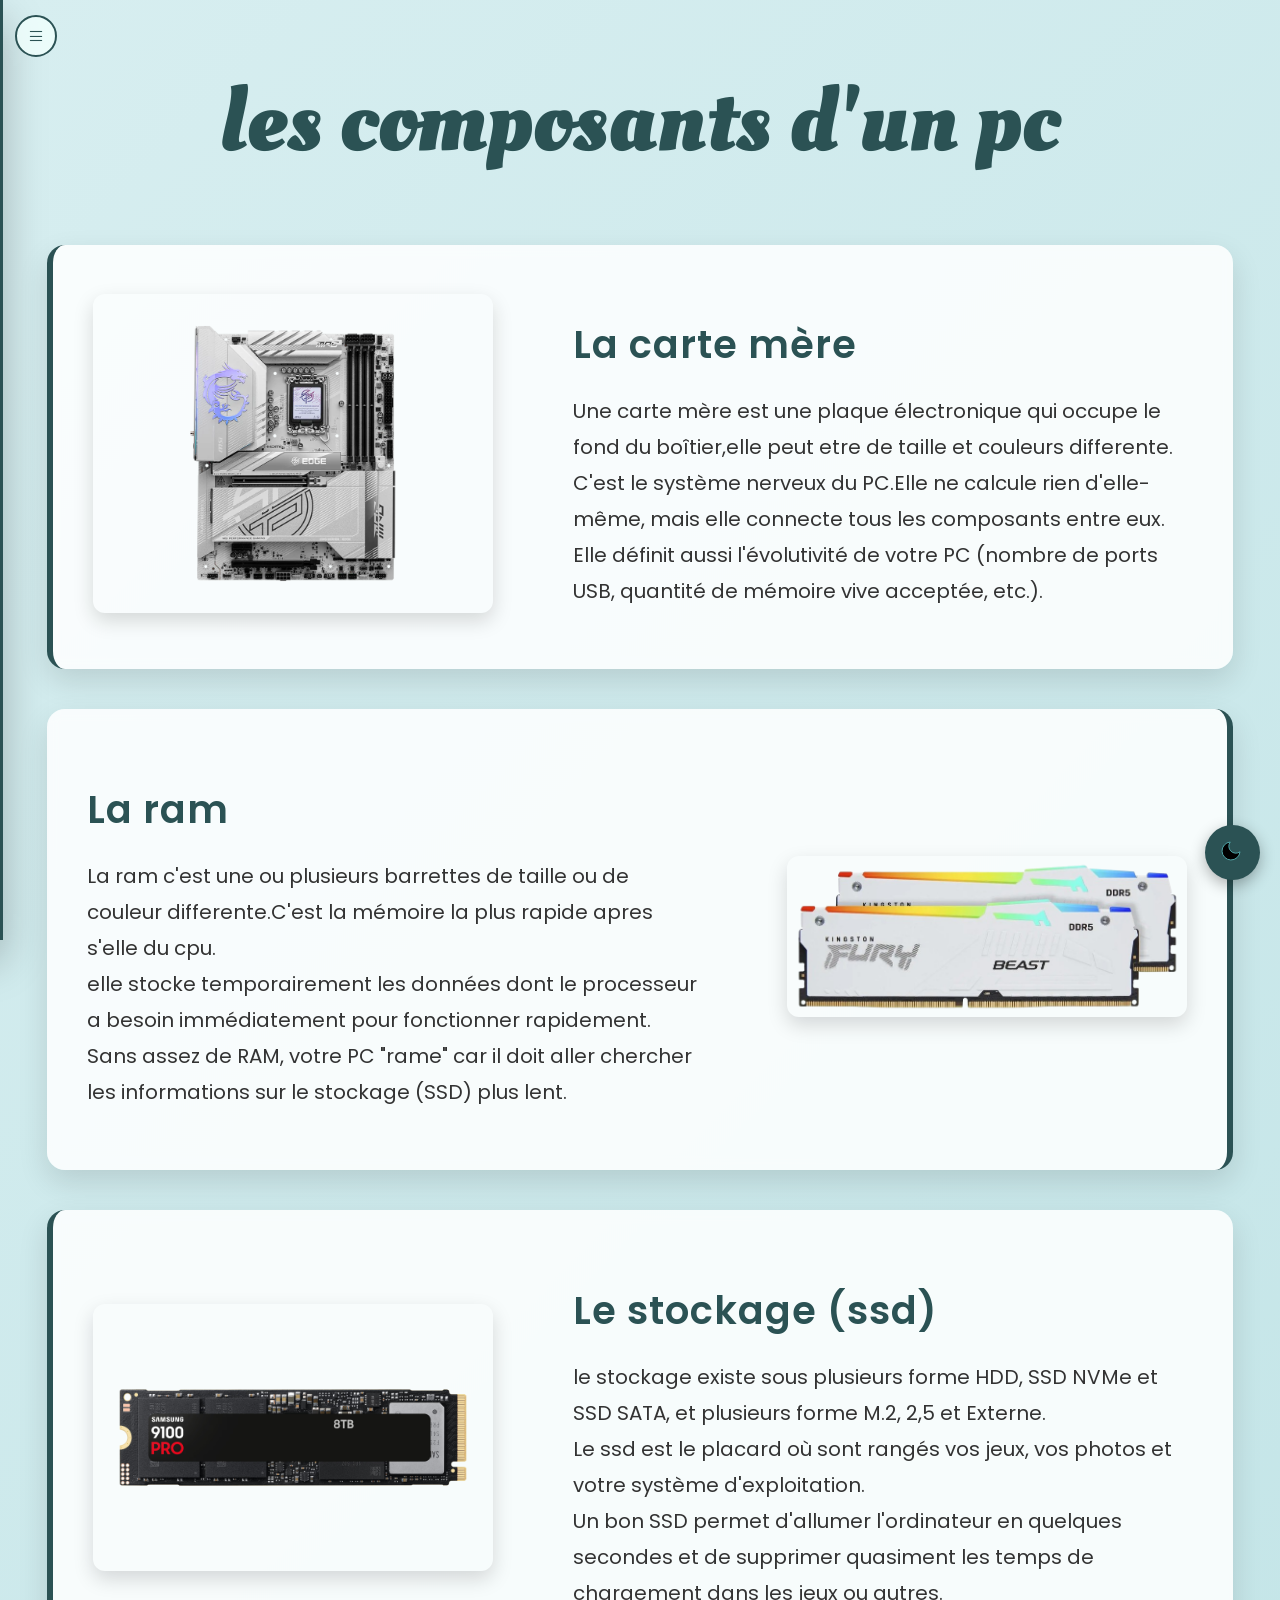
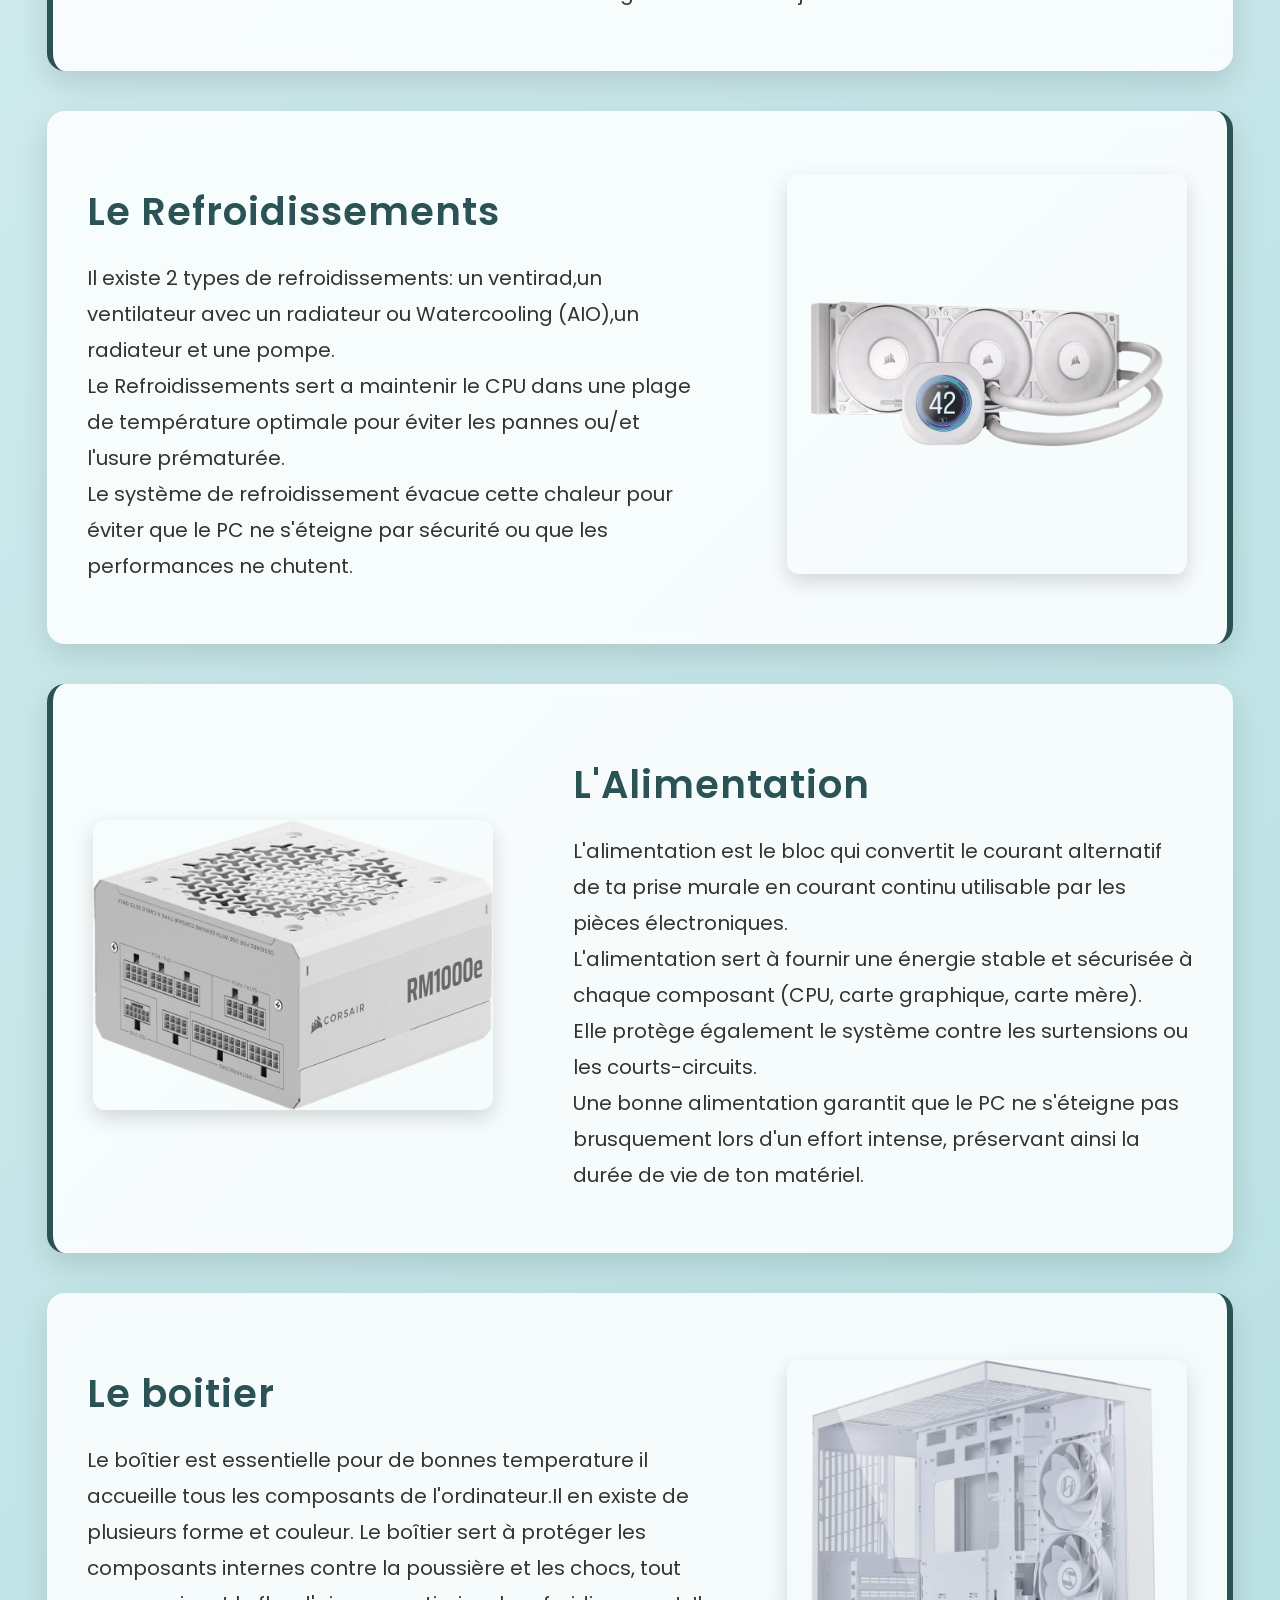
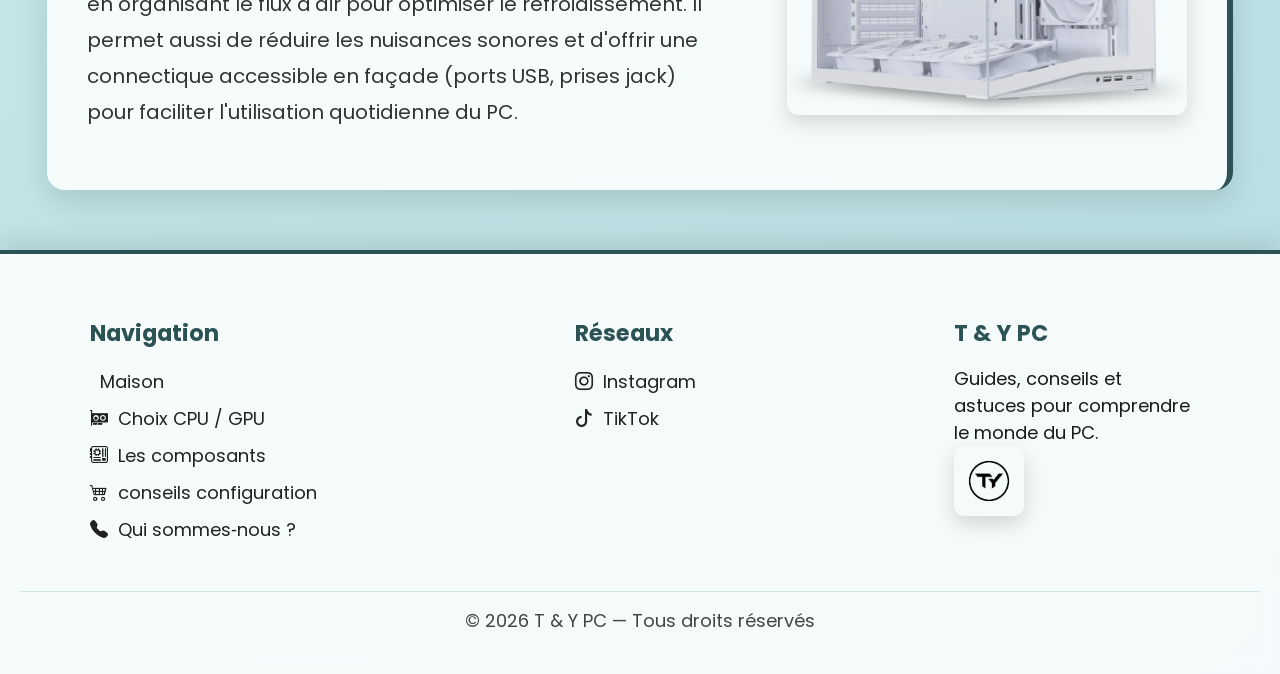
<file: Pc_Compo2.html>
<!DOCTYPE html>
<html lang="fr">
<head>
<meta charset="UTF-8">
<meta name="viewport" content="width=device-width, initial-scale=1.0">
<title>pc</title>
<link href="style3.css" rel="stylesheet">
<link rel="icon" type="image/png" href="images/onglet_logo.png">
<link rel="preconnect" href="https://fonts.googleapis.com">
<link rel="preconnect" href="https://fonts.gstatic.com" crossorigin>
<link href="https://fonts.googleapis.com/css2?family=Lobster&family=Oleo+Script+Swash+Caps:wght@400;700&display=swap" rel="stylesheet">
<link href="https://fonts.googleapis.com/css2?family=Poppins:wght@300;400;600&display=swap" rel="stylesheet">
<link rel="stylesheet" href="https://cdn.jsdelivr.net/npm/bootstrap-icons@1.11.0/font/bootstrap-icons.css"crossorigin="anonymous">
<link href="https://cdn.boxicons.com/3.0.8/fonts/basic/boxicons.min.css" rel="stylesheet">
</head>
<body>
<button id="themeBtn" class="theme-btn">
    <svg id="iconMoon" class="icon" stroke="var(--secondary)">
        <path d="M21 12.79A9 9 0 1 1 11.21 3 7 7 0 0 0 21 12.79z"/>
    </svg>

    <svg id="iconSun" class="icon" stroke="var(--primary)" style="display:none">
        <circle cx="12" cy="12" r="5"/>
        <path d="M12 1v2M12 21v2M4.22 4.22l1.42 1.42M18.36 18.36l1.42 1.42M1 12h2M21 12h2M4.22 19.78l1.42-1.42M18.36 5.64l1.42-1.42"/>
    </svg>
</button>
<input type="checkbox" id="close">
<label for="close" class="btn-show-nav" aria-label="Ouvrir le menu">
    <i class="bi bi-list"></i>
</label>
<nav>
    <label for="close" class="btn-hide-nav">
        <i class="bi bi-x-circle"></i>
    </label>

    <a href="index.html" class="nav-brand"><img src="images/onglet_logo.png"><strong>T & Y PC</strong></a>

    <h3>Menu</h3>
    <ul class="ul1">
        <li><a href="index.html"><i class="bx bx-home-alt"></i>Maison</a></li>
        <li><a href="Pc_Cpu-Gpu.html"><i class="bi bi-gpu-card"></i>Le choix CPU/GPU</a></li>
        <li><a href="Pc_Compo2.html"><i class="bi bi-motherboard"></i>Les composants</a></li>
        <li><a href="Pc_vente.html"><i class="bi bi-cart4"></i>conseils configuration</a></li>
        <li><a href="Pc_Qui_Somme_Nous.html"><i class="bi bi-telephone-fill"></i>Qui sommes‑nous ?</a></li>
    </ul>

    <h3>Follow us</h3>
    <ul>
        <li><a href="https://www.instagram.com/t_y.pc/"><i class="bi bi-instagram"></i> Instagram</a></li>
        <li><a href="https://www.tiktok.com/@trystan_pc"><i class="bi bi-tiktok"></i> TikTok</a></li>
    </ul>
</nav>
    <header>
    <h1 class="titre1"><strong>les composants d'un pc</strong></h1>
    </header>
<div class="wrapper">
    <div class="image-container" id="carte_mere">
        <img src="images/carte-mere.png" alt="Une carte mere">
    </div>
    <div class="intro">
        <h2>
            La carte mère
        </h2>
        <p>
            Une carte mère est une plaque électronique qui occupe le fond du boîtier,elle peut etre de taille et couleurs differente.<br>
            C'est le système nerveux du PC.Elle ne calcule rien d'elle-même, mais elle connecte tous les composants entre eux.<br>
            Elle définit aussi l'évolutivité de votre PC (nombre de ports USB, quantité de mémoire vive acceptée, etc.).
        </p>
    </div>
</div>
<div class="wrapper">
    <div class="image-container" id="Ram">
        <img src="images/ddr5.png" alt="2 barrettes de ram">
    </div>
    <div class="intro">
        <h2>
            La ram
        </h2>
        <p>
          La ram c'est une ou plusieurs barrettes de taille ou de couleur differente.C'est la mémoire la plus rapide apres s'elle du cpu.<br>
          elle stocke temporairement les données dont le processeur a besoin immédiatement pour fonctionner rapidement.<br>
          Sans assez de RAM, votre PC "rame" car il doit aller chercher les informations sur le stockage (SSD) plus lent.
        </p>
    </div>
</div>
<div class="wrapper">
    <div class="image-container" id="SSD">
        <img src="images/SSD_samsung.png" alt="un ssd">
    </div>
    <div class="intro">
        <h2>
            Le stockage (ssd)
        </h2>
        <p>
            le stockage existe sous plusieurs forme HDD, SSD NVMe et SSD SATA, et plusieurs forme M.2, 2,5 et Externe.<br>
            Le ssd est le placard où sont rangés vos jeux, vos photos et votre système d'exploitation.<br>
            Un bon SSD permet d'allumer l'ordinateur en quelques secondes et de supprimer quasiment les temps de chargement dans les jeux ou autres.
        </p>
    </div>
</div>
<div class="wrapper">
          <div class="image-container" id="watercooling">
        <img src="images/watercooling.png" alt="un watercooling">
    </div>
    <div class="intro">
        <h2>
            Le Refroidissements
        </h2>
        <p>
            Il existe 2 types de refroidissements: un ventirad,un ventilateur avec un radiateur ou Watercooling (AIO),un radiateur et une pompe.<br>
            Le Refroidissements sert a maintenir le CPU dans une plage de température optimale pour éviter les pannes ou/et l'usure prématurée.<br>
            Le système de refroidissement évacue cette chaleur pour éviter que le PC ne s'éteigne par sécurité ou que les performances ne chutent.
        </p>
    </div>
</div>
<div class="wrapper">
    <div class="image-container" id="alim">
        <img src="images/corsair_alim.png" alt="Une alimentation">
    </div>
    <div class="intro">
        <h2>
            L'Alimentation
        </h2>
        <p>
        L'alimentation est le bloc qui convertit le courant alternatif de ta prise murale en courant continu utilisable par les pièces électroniques.<br>
        L'alimentation sert à fournir une énergie stable et sécurisée à chaque composant (CPU, carte graphique, carte mère).<br>
        Elle protège également le système contre les surtensions ou les courts-circuits.<br>
        Une bonne alimentation garantit que le PC ne s'éteigne pas brusquement lors d'un effort intense, préservant ainsi la durée de vie de ton matériel.
        </p>
    </div>
</div>
<div class="wrapper" >
    <div class="image-container" id="Boitier">
        <img src="images/boitier.png" alt="Un boitier">
    </div>
    <div class="intro">
        <h2>
            Le boitier
        </h2>
        <p>
        Le boîtier est essentielle pour de bonnes temperature il accueille tous les composants de l'ordinateur.Il en existe de plusieurs forme et couleur.
        Le boîtier sert à protéger les composants internes contre la poussière et les chocs, tout en organisant le flux d'air pour optimiser le refroidissement.
        Il permet aussi de réduire les nuisances sonores et d'offrir une connectique accessible en façade (ports USB, prises jack) pour faciliter l'utilisation quotidienne du PC.  
        </p>
    </div>
</div>
<footer class="footer">
    <div class="footer-container">

        <div class="footer-section">
            <h3>Navigation</h3>
            <ul>
                <li><a href="index.html"><i class="bx bx-home-alt"></i>Maison</a></li>
                <li><a href="Pc_Cpu-Gpu.html"><i class="bi bi-gpu-card"></i>Choix CPU / GPU</a></li>
                <li><a href="Pc_Compo2.html"><i class="bi bi-motherboard"></i>Les composants</a></li>
                <li><a href="Pc_vente.html"><i class="bi bi-cart4"></i>conseils configuration</a></li>
                <li><a href="Pc_Qui_Somme_Nous.html"><i class="bi bi-telephone-fill"></i>Qui sommes‑nous ?</a></li>
            </ul>
        </div>

        <div class="footer-section">
            <h3>Réseaux</h3>
            <ul>
                <li><a href="https://www.instagram.com/t_y.pc/"><i class="bi bi-instagram"></i> Instagram</a></li>
                <li><a href="https://www.tiktok.com/@trystan_pc"><i class="bi bi-tiktok"></i> TikTok</a></li>
            </ul>
        </div>

      <div class="footer-section">
    <h3>T & Y PC</h3>
    <p>Guides, conseils et<br> astuces pour comprendre<br>le monde du PC.</p>
    <img src="images/Logo_T-Y.png" class="footer-logo">
</div>
    </div>

    <div class="footer-bottom">
        <p>© 2026 T & Y PC — Tous droits réservés</p>
    </div>
</footer>
<script src="script.js"></script>
</body>
</file>
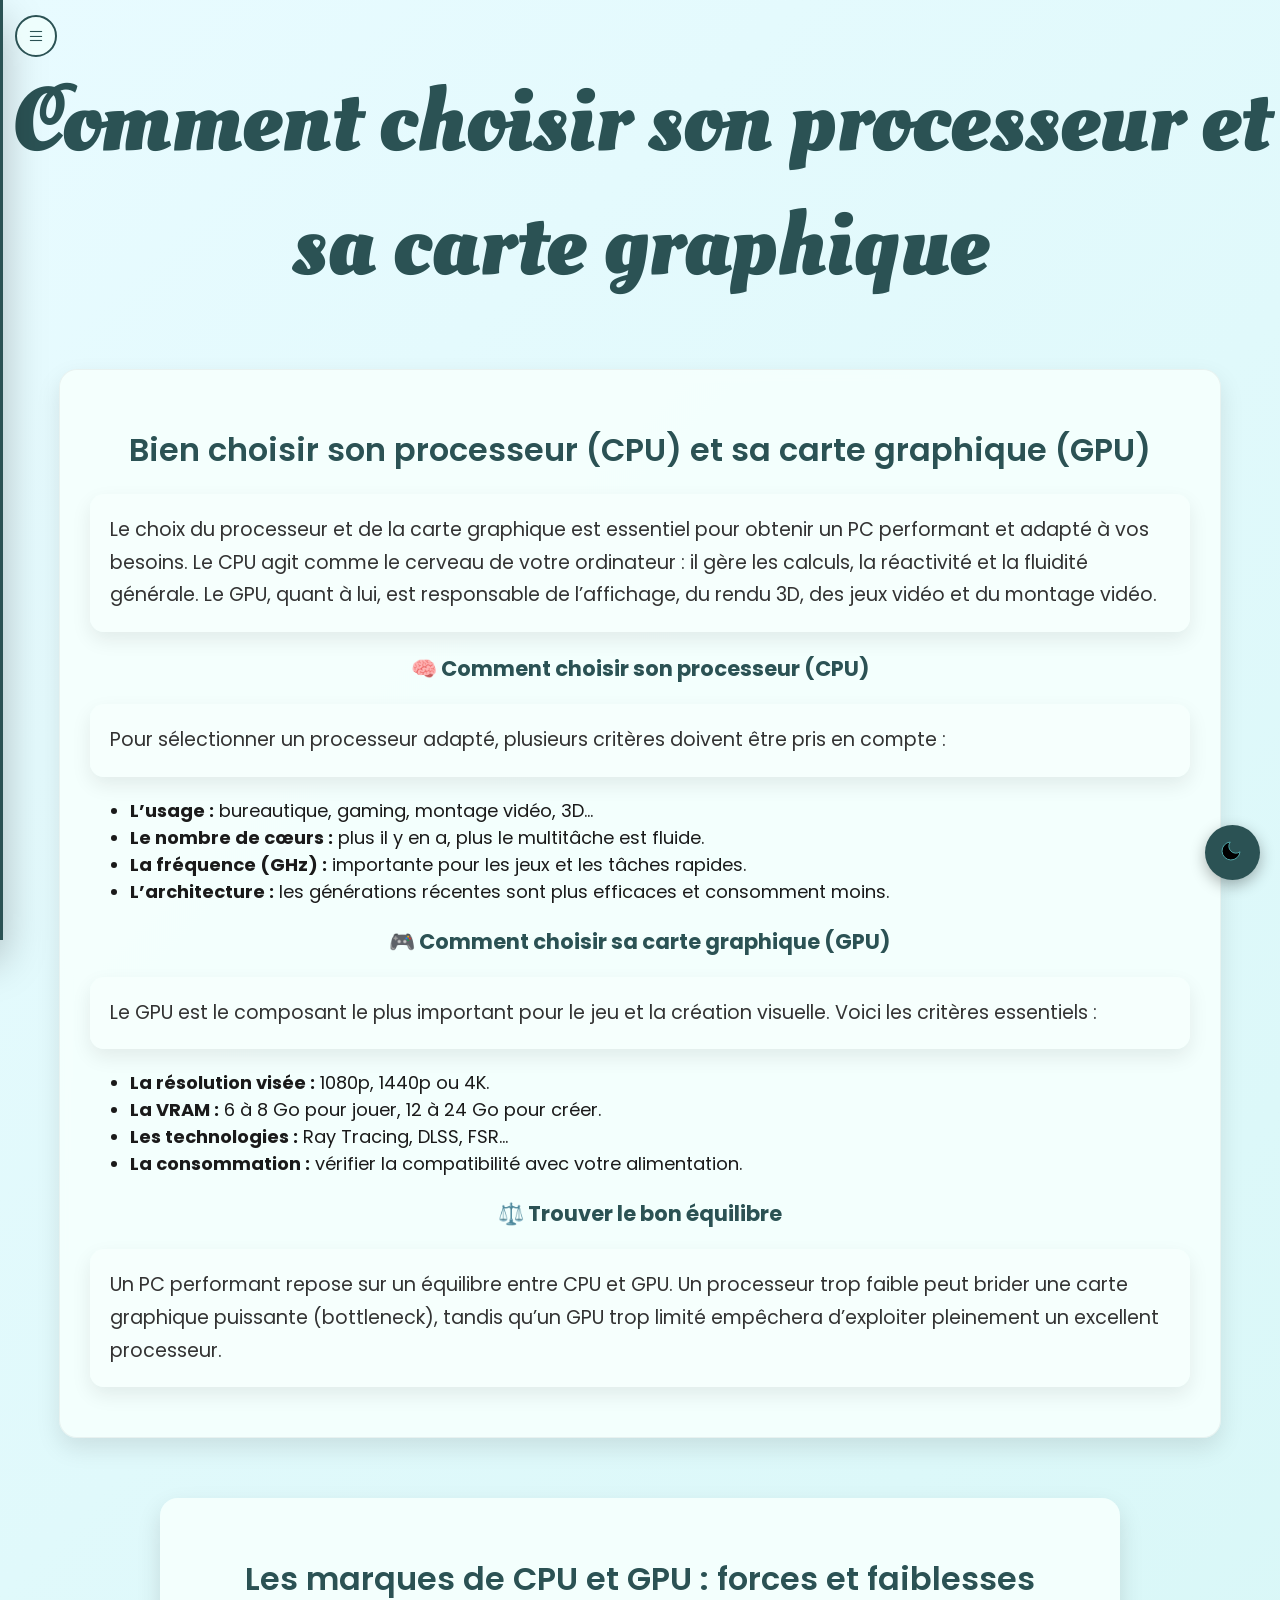
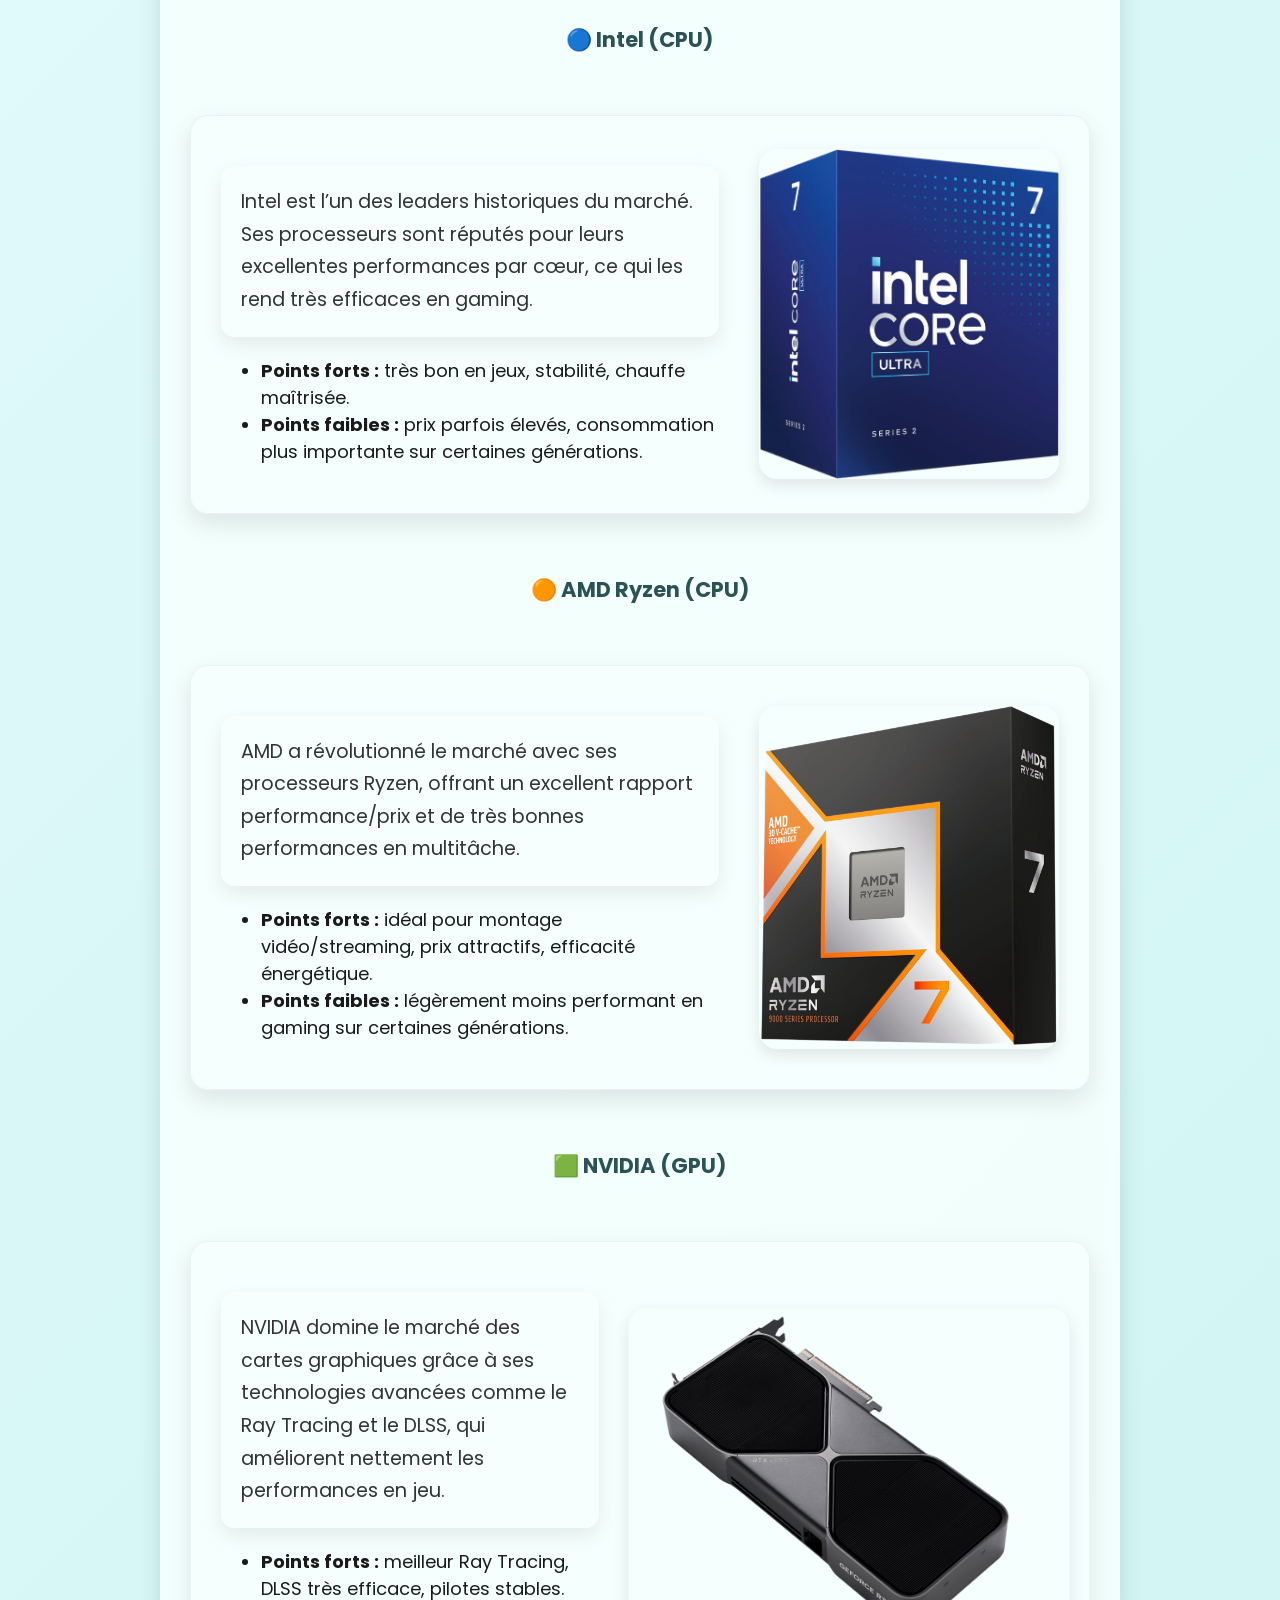
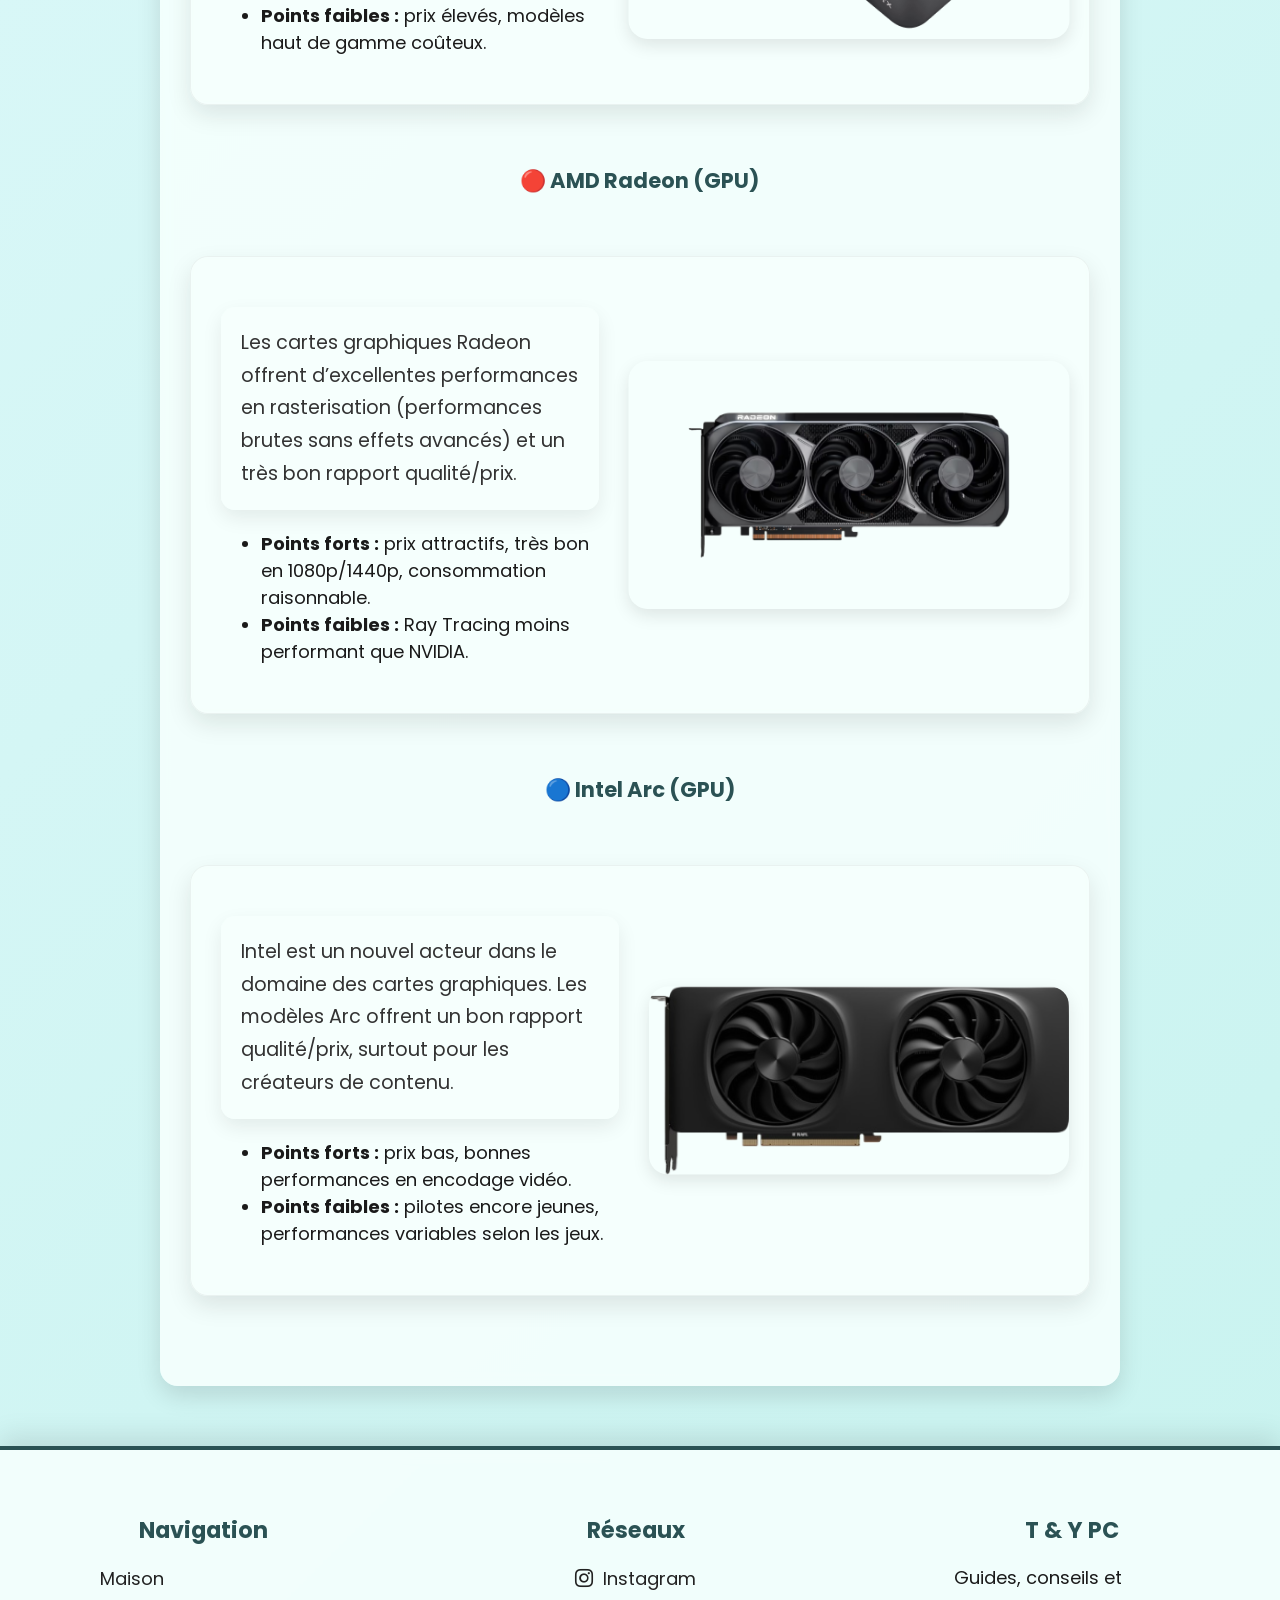
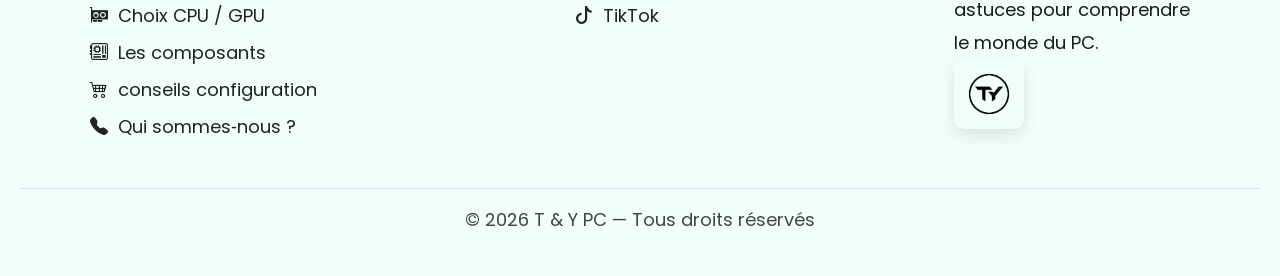
<file: Pc_Cpu-Gpu.html>
<!DOCTYPE html>
<html lang="fr">
<head>
<meta charset="UTF-8">
<meta name="viewport" content="width=device-width, initial-scale=1.0">
<title>pc</title>
<link href="style2.css" rel="stylesheet">
<link rel="icon" type="image/png" href="images/onglet_logo.png">
<link rel="preconnect" href="https://fonts.googleapis.com">
<link rel="preconnect" href="https://fonts.gstatic.com" crossorigin>
<link href="https://fonts.googleapis.com/css2?family=Lobster&family=Oleo+Script+Swash+Caps:wght@400;700&display=swap" rel="stylesheet">
<link href="https://fonts.googleapis.com/css2?family=Poppins:wght@300;400;600&display=swap" rel="stylesheet">
<link rel="stylesheet" href="https://cdn.jsdelivr.net/npm/bootstrap-icons@1.11.0/font/bootstrap-icons.css"crossorigin="anonymous">
<link href="https://cdn.boxicons.com/3.0.8/fonts/basic/boxicons.min.css" rel="stylesheet">
</head>
<body>
<button id="themeBtn" class="theme-btn">
    <svg id="iconMoon" class="icon" stroke="var(--secondary)">
        <path d="M21 12.79A9 9 0 1 1 11.21 3 7 7 0 0 0 21 12.79z"/>
    </svg>

    <svg id="iconSun" class="icon" stroke="var(--primary)" style="display:none">
        <circle cx="12" cy="12" r="5"/>
        <path d="M12 1v2M12 21v2M4.22 4.22l1.42 1.42M18.36 18.36l1.42 1.42M1 12h2M21 12h2M4.22 19.78l1.42-1.42M18.36 5.64l1.42-1.42"/>
    </svg>
</button>
<input type="checkbox" id="close">
<label for="close" class="btn-show-nav" aria-label="Ouvrir le menu">
    <i class="bi bi-list"></i>
</label>

<nav>
    <label for="close" class="btn-hide-nav">
        <i class="bi bi-x-circle"></i>
    </label>

    <a href="index.html" class="nav-brand"><img src="images/onglet_logo.png"><strong>T & Y PC</strong></a>

    <h3>Menu</h3>
    <ul class="ul1">
        <li><a href="index.html"><i class="bx bx-home-alt"></i>Maison</a></li>
        <li><a href="Pc_Cpu-Gpu.html"><i class="bi bi-gpu-card"></i>Le choix CPU/GPU</a></li>
        <li><a href="Pc_Compo2.html"><i class="bi bi-motherboard"></i>Les composants</a></li>
        <li><a href="Pc_vente.html"><i class="bi bi-cart4"></i>conseils configuration</a></li>
        <li><a href="Pc_Qui_Somme_Nous.html"><i class="bi bi-telephone-fill"></i>Qui sommes‑nous ?</a></li>
    </ul>

    <h3>Follow us</h3>
    <ul>
        <li><a href="https://www.instagram.com/t_y.pc/"><i class="bi bi-instagram"></i> Instagram</a></li>
        <li><a href="https://www.tiktok.com/@trystan_pc"><i class="bi bi-tiktok"></i> TikTok</a></li>
    </ul>
</nav>
<h1 class="titre1">Comment choisir son processeur et sa carte graphique</h1>
<section class="intro-pc">
    <div class="intro-text">
        <h2>Bien choisir son processeur (CPU) et sa carte graphique (GPU)</h2>

        <p>
            Le choix du processeur et de la carte graphique est essentiel pour obtenir un PC performant et adapté à vos besoins. 
            Le CPU agit comme le cerveau de votre ordinateur : il gère les calculs, la réactivité et la fluidité générale. 
            Le GPU, quant à lui, est responsable de l’affichage, du rendu 3D, des jeux vidéo et du montage vidéo.
        </p>

        <h3 id="cpu">🧠 Comment choisir son processeur (CPU)</h3>
        <p>
            Pour sélectionner un processeur adapté, plusieurs critères doivent être pris en compte :
        </p>
        <ul>
            <li><strong>L’usage :</strong> bureautique, gaming, montage vidéo, 3D…</li>
            <li><strong>Le nombre de cœurs :</strong> plus il y en a, plus le multitâche est fluide.</li>
            <li><strong>La fréquence (GHz) :</strong> importante pour les jeux et les tâches rapides.</li>
            <li><strong>L’architecture :</strong> les générations récentes sont plus efficaces et consomment moins.</li>
        </ul>

        <h3 id="gpu">🎮 Comment choisir sa carte graphique (GPU)</h3>
        <p>
            Le GPU est le composant le plus important pour le jeu et la création visuelle. Voici les critères essentiels :
        </p>
        <ul>
            <li><strong>La résolution visée :</strong> 1080p, 1440p ou 4K.</li>
            <li><strong>La VRAM :</strong> 6 à 8 Go pour jouer, 12 à 24 Go pour créer.</li>
            <li><strong>Les technologies :</strong> Ray Tracing, DLSS, FSR…</li>
            <li><strong>La consommation :</strong> vérifier la compatibilité avec votre alimentation.</li>
        </ul>

        <h3>⚖️ Trouver le bon équilibre</h3>
        <p>
            Un PC performant repose sur un équilibre entre CPU et GPU.  
            Un processeur trop faible peut brider une carte graphique puissante (bottleneck), 
            tandis qu’un GPU trop limité empêchera d’exploiter pleinement un excellent processeur.
        </p>
    </div>
</section>

<section class="cards">
    <h2 class="cards-title">Les marques de CPU et GPU : forces et faiblesses</h2>

    <h3>🔵 Intel (CPU)</h3>
    <div class="intro-pc">
        <div class="intro-text">
            <p>
                Intel est l’un des leaders historiques du marché.  
                Ses processeurs sont réputés pour leurs excellentes performances par cœur, 
                ce qui les rend très efficaces en gaming.
            </p>
            <ul>
                <li><strong>Points forts :</strong> très bon en jeux, stabilité, chauffe maîtrisée.</li>
                <li><strong>Points faibles :</strong> prix parfois élevés, consommation plus importante sur certaines générations.</li>
            </ul>
        </div>
        <div class="intro-image">
            <img src="images/CPU-Intel.png" alt="Image d'un CPU">
        </div>
    </div>

    <h3>🟠 AMD Ryzen (CPU)</h3>
    <div class="intro-pc">
        <div class="intro-text">
            <p>
                AMD a révolutionné le marché avec ses processeurs Ryzen, 
                offrant un excellent rapport performance/prix et de très bonnes performances en multitâche.
            </p>
            <ul>
                <li><strong>Points forts :</strong> idéal pour montage vidéo/streaming, prix attractifs, efficacité énergétique.</li>
                <li><strong>Points faibles :</strong> légèrement moins performant en gaming sur certaines générations.</li>
            </ul>
        </div>
        <div class="intro-image">
            <img src="images/CPU-AMD.jpg" alt="Image d'un CPU">
        </div>
    </div>

    <h3>🟩 NVIDIA (GPU)</h3>
    <div class="intro-pc">
        <div class="intro-text">
            <p>
                NVIDIA domine le marché des cartes graphiques grâce à ses technologies avancées 
                comme le Ray Tracing et le DLSS, qui améliorent nettement les performances en jeu.
            </p>
            <ul>
                <li><strong>Points forts :</strong> meilleur Ray Tracing, DLSS très efficace, pilotes stables.</li>
                <li><strong>Points faibles :</strong> prix élevés, modèles haut de gamme coûteux.</li>
            </ul>
        </div>
        <div class="intro-image">
            <img src="images/GPU-Nvidia.png" alt="Image d'un GPU">
        </div>
    </div>

    <h3>🔴 AMD Radeon (GPU)</h3>
    <div class="intro-pc">
        <div class="intro-text">
            <p>
                Les cartes graphiques Radeon offrent d’excellentes performances en rasterisation 
                (performances brutes sans effets avancés) et un très bon rapport qualité/prix.
            </p>
            <ul>
                <li><strong>Points forts :</strong> prix attractifs, très bon en 1080p/1440p, consommation raisonnable.</li>
                <li><strong>Points faibles :</strong> Ray Tracing moins performant que NVIDIA.</li>
            </ul>
        </div>
        <div class="intro-image">
            <img src="images/GPU-AMD.png" alt="Image d'un GPU">
        </div>
    </div>

    <h3>🔵 Intel Arc (GPU)</h3>
    <div class="intro-pc">
        <div class="intro-text">
            <p>
                Intel est un nouvel acteur dans le domaine des cartes graphiques.  
                Les modèles Arc offrent un bon rapport qualité/prix, surtout pour les créateurs de contenu.
            </p>
            <ul>
                <li><strong>Points forts :</strong> prix bas, bonnes performances en encodage vidéo.</li>
                <li><strong>Points faibles :</strong> pilotes encore jeunes, performances variables selon les jeux.</li>
            </ul>
        </div>
        <div class="intro-image">
            <img src="images/GPU-Intel.jpg" alt="Image d'un GPU">
        </div>
    </div>
</div>
</section>
<footer class="footer">
    <div class="footer-container">

        <div class="footer-section">
            <h3>Navigation</h3>
            <ul>
                <li><a href="index.html"><i class="bx bx-home-alt"></i>Maison</a></li>
                <li><a href="Pc_Cpu-Gpu.html"><i class="bi bi-gpu-card"></i>Choix CPU / GPU</a></li>
                <li><a href="Pc_Compo2.html"><i class="bi bi-motherboard"></i>Les composants</a></li>
                <li><a href="Pc_vente.html"><i class="bi bi-cart4"></i>conseils configuration</a></li>
                <li><a href="Pc_Qui_Somme_Nous.html"><i class="bi bi-telephone-fill"></i>Qui sommes‑nous ?</a></li>
            </ul>
        </div>

        <div class="footer-section">
            <h3>Réseaux</h3>
            <ul>
                <li><a href="https://www.instagram.com/t_y.pc/"><i class="bi bi-instagram"></i> Instagram</a></li>
                <li><a href="https://www.tiktok.com/@trystan_pc"><i class="bi bi-tiktok"></i> TikTok</a></li>
            </ul>
        </div>

      <div class="footer-section">
    <h3>T & Y PC</h3>
    <p>Guides, conseils et<br> astuces pour comprendre<br>le monde du PC.</p>
    <img src="images/Logo_T-Y.png" class="footer-logo">
</div>
    </div>

    <div class="footer-bottom">
        <p>© 2026 T & Y PC — Tous droits réservés</p>
    </div>
</footer>
<script src="script.js"></script>
</body>
</file>
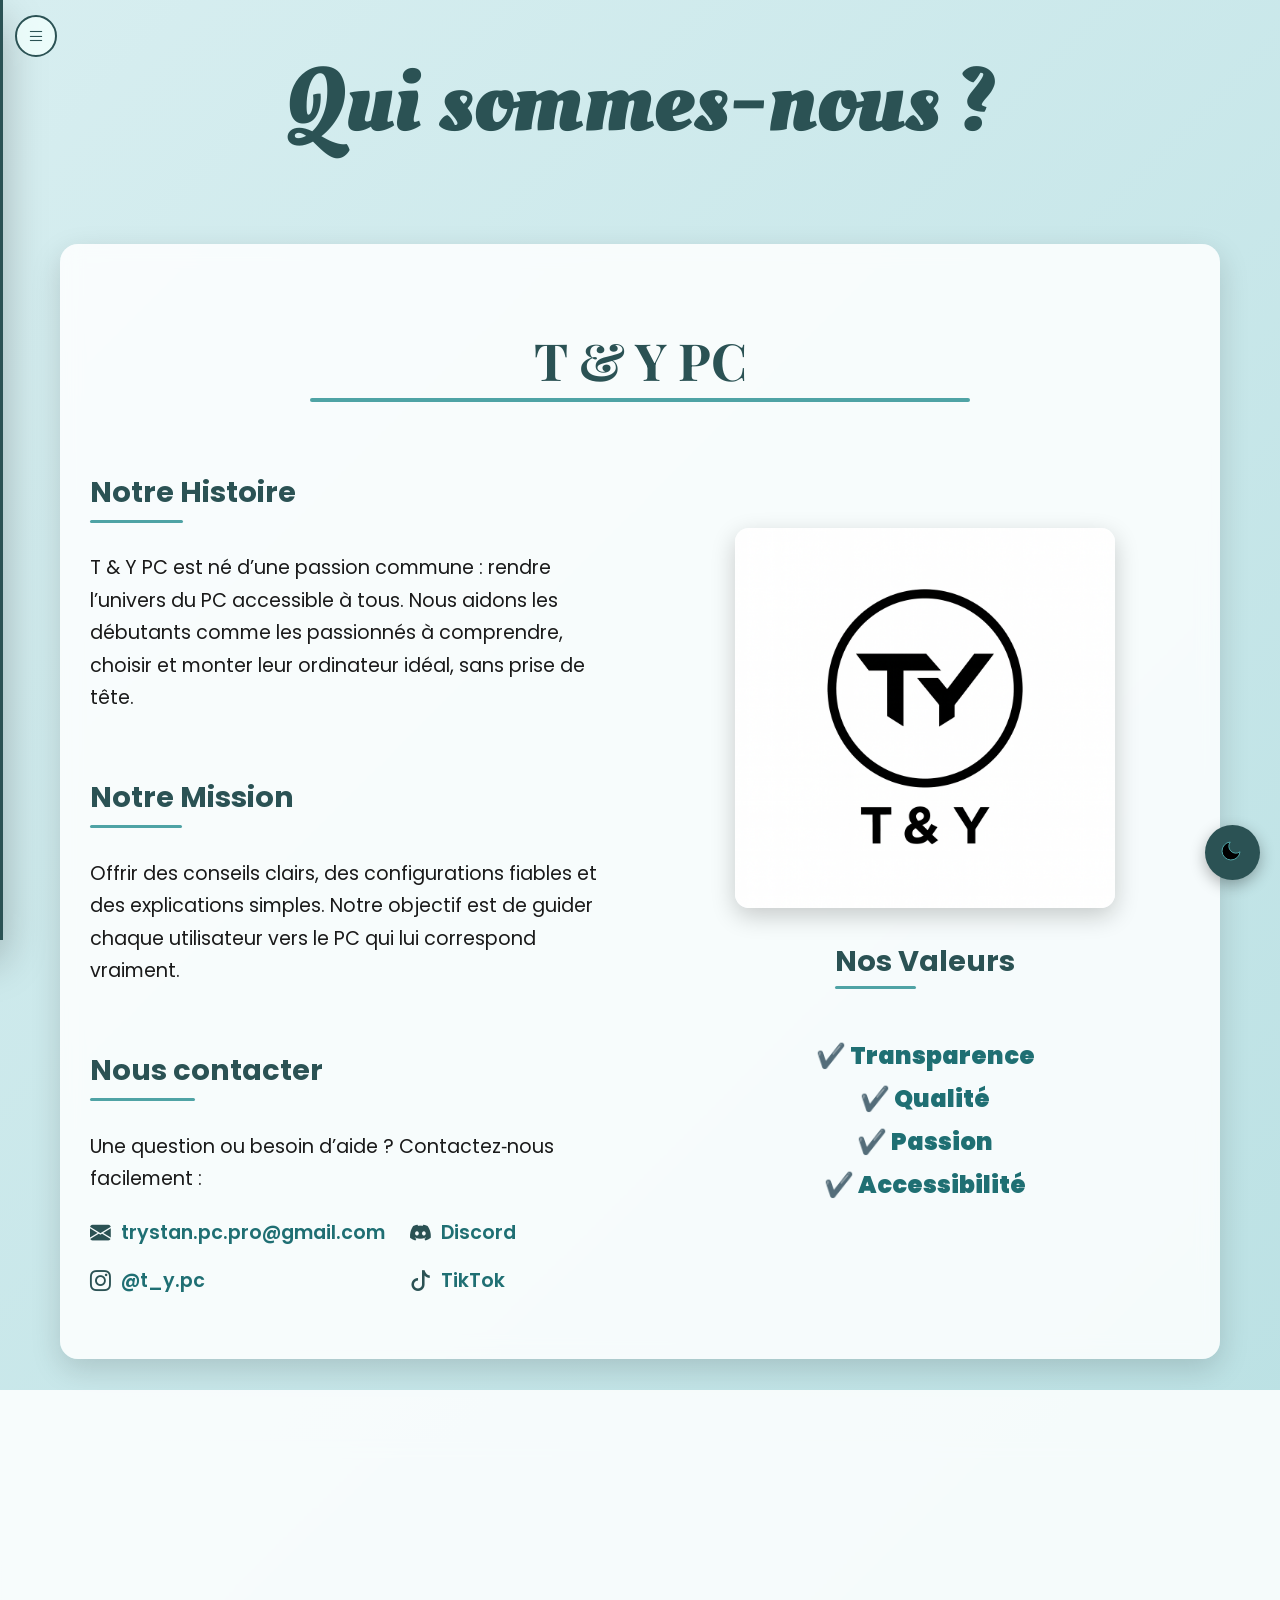
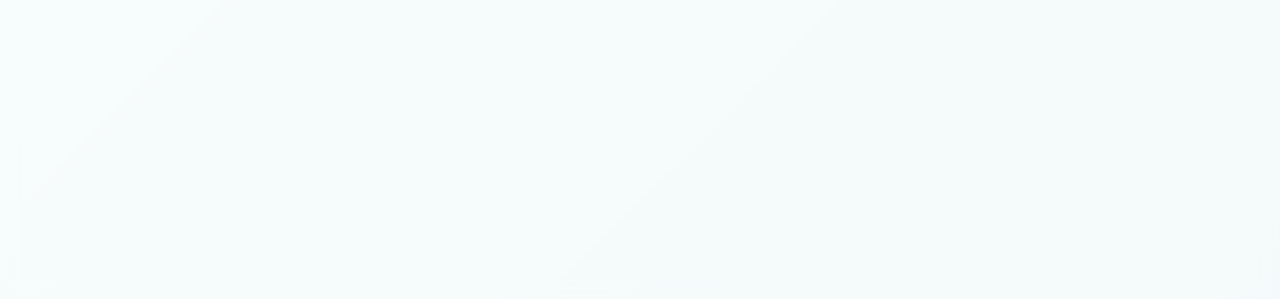
<file: Pc_Qui_Somme_Nous.html>
<!DOCTYPE html>
<html lang="fr">
<head>
<meta charset="UTF-8">
<meta name="viewport" content="width=device-width, initial-scale=1.0">
<title>pc</title>

<link href="style5.css" rel="stylesheet">
<link rel="icon" type="image/png" href="images/onglet_logo.png">

<link rel="preconnect" href="https://fonts.googleapis.com">
<link rel="preconnect" href="https://fonts.gstatic.com" crossorigin>

<link href="https://fonts.googleapis.com/css2?family=Lobster&family=Oleo+Script+Swash+Caps:wght@400;700&display=swap" rel="stylesheet">
<link href="https://fonts.googleapis.com/css2?family=Poppins:wght@300;400;600&display=swap" rel="stylesheet">
<link href="https://fonts.googleapis.com/css2?family=Playfair+Display:wght@600;700&display=swap" rel="stylesheet">

<link rel="stylesheet" href="https://cdn.jsdelivr.net/npm/bootstrap-icons@1.11.0/font/bootstrap-icons.css">
<link href="https://cdn.boxicons.com/3.0.8/fonts/basic/boxicons.min.css" rel="stylesheet">
</head>

<body>

<button id="themeBtn" class="theme-btn">
    <svg id="iconMoon" class="icon" stroke="var(--secondary)">
        <path d="M21 12.79A9 9 0 1 1 11.21 3 7 7 0 0 0 21 12.79z"/>
    </svg>

    <svg id="iconSun" class="icon" stroke="var(--primary)" style="display:none">
        <circle cx="12" cy="12" r="5"/>
        <path d="M12 1v2M12 21v2M4.22 4.22l1.42 1.42M18.36 18.36l1.42 1.42M1 12h2M21 12h2M4.22 19.78l1.42-1.42M18.36 5.64l1.42-1.42"/>
    </svg>
</button>
<input type="checkbox" id="navToggle">
<label for="navToggle" class="btn-show-nav"><i class="bi bi-list"></i></label>
<nav class="nav">
    <label for="navToggle" class="btn-hide-nav">
        <i class="bi bi-x-circle"></i>
    </label>

    <a href="index.html" class="nav-brand">
       <img src="images/onglet_logo.png">
        <strong>T & Y PC</strong>
    </a>

    <h3 class="nav-title">Menu</h3>
    <ul class="nav-list">
        <li><a href="index.html"><i class="bx bx-home-alt"></i>Maison</a></li>
        <li><a href="Pc_Cpu-Gpu.html"><i class="bi bi-gpu-card"></i>Le choix CPU/GPU</a></li>
        <li><a href="Pc_Compo2.html"><i class="bi bi-motherboard"></i>Les composants</a></li>
        <li><a href="Pc_vente.html"><i class="bi bi-cart4"></i>conseils configuration</a></li>
        <li><a href="Pc_Qui_Somme_Nous.html"><i class="bi bi-telephone-fill"></i>Qui sommes‑nous ?</a></li>
    </ul>

    <h3 class="nav-title">Follow us</h3>
    <ul class="nav-list">
        <li><a href="https://www.instagram.com/t_y.pc/"><i class="bi bi-instagram"></i> Instagram</a></li>
        <li><a href="https://www.tiktok.com/@trystan_pc"><i class="bi bi-tiktok"></i> TikTok</a></li>
    </ul>
</nav>

<header>
    <h1 class="titre1"><strong>Qui sommes-nous ?</strong></h1>
</header>
<section class="about-section">

    <h2 class="about-title">T & Y PC</h2>

    <div class="about-content">

   
    <div class="about-text">
        <h4>Notre Histoire</h4>
        <p>
            T & Y PC est né d’une passion commune : rendre l’univers du PC accessible à tous.
            Nous aidons les débutants comme les passionnés à comprendre, choisir et monter
            leur ordinateur idéal, sans prise de tête.
        </p>

        <h4>Notre Mission</h4>
        <p>
            Offrir des conseils clairs, des configurations fiables et des explications simples.
            Notre objectif est de guider chaque utilisateur vers le PC qui lui correspond vraiment.
        </p>

        <h4>Nous contacter</h4>
        <p>
            Une question ou besoin d’aide ?  
            Contactez‑nous facilement :
        </p>

       <div class="contact-grid">

    <div class="contact-item">
        <i class="bi bi-envelope-fill"></i>
        <a href="mailto:trystan.pc.pro@gmail.com">trystan.pc.pro@gmail.com</a>
    </div>

    <div class="contact-item">
        <i class="bi bi-discord"></i>
        <a href="https://discord.gg/YB8UsQtR" target="_blank">Discord</a>
    </div>

    <div class="contact-item">
        <i class="bi bi-instagram"></i>
        <a href="https://www.instagram.com/t_y.pc/" target="_blank">@t_y.pc</a>
    </div>

    <div class="contact-item">
        <i class="bi bi-tiktok"></i>
        <a href="https://www.tiktok.com/@trystan_pc" target="_blank">TikTok</a>
    </div>

</div>

    </div>
    <div class="about-image">
        <img src="images/logo_Typc.png" alt="T & Y PC">

        <h4 class="values-title">Nos Valeurs</h4>
        <ul class="about-values">
            <li>✔️ Transparence</li>
            <li>✔️ Qualité</li>
            <li>✔️ Passion</li>
            <li>✔️ Accessibilité</li>
        </ul>
    </div>

</div>
</section>
<footer class="footer">
    <div class="footer-container">

        <div class="footer-section">
            <h3>Navigation</h3>
            <ul>
                <li><a href="index.html"><i class="bx bx-home-alt"></i>Maison</a></li>
                <li><a href="Pc_Cpu-Gpu.html"><i class="bi bi-gpu-card"></i>Choix CPU / GPU</a></li>
                <li><a href="Pc_Compo2.html"><i class="bi bi-motherboard"></i>Les composants</a></li>
                <li><a href="Pc_vente.html"><i class="bi bi-cart4"></i>conseils configuration</a></li>
                <li><a href="Pc_Qui_Somme_Nous.html"><i class="bi bi-telephone-fill"></i>Qui sommes‑nous ?</a></li>
            </ul>
        </div>

        <div class="footer-section">
            <h3>Réseaux</h3>
            <ul>
                <li><a href="https://www.instagram.com/t_y.pc/"><i class="bi bi-instagram"></i> Instagram</a></li>
                <li><a href="https://www.tiktok.com/@trystan_pc"><i class="bi bi-tiktok"></i> TikTok</a></li>
            </ul>
        </div>

        <div class="footer-section">
            <h3>T & Y PC</h3>
            <p>Guides, conseils et<br> astuces pour comprendre<br>le monde du PC.</p>
            <img src="images/Logo_T-Y.png" class="footer-logo">
        </div>

    </div>

    <div class="footer-bottom">
        <p>© 2026 T & Y PC — Tous droits réservés</p>
    </div>
</footer>
<script src="script.js"></script>
</body>
</html>
</file>
<file: style3.css>
:root { 
    --primary: #2B5254;
    --secondary: #4fa3a5;
    --accent: #1f6f73;
    --light-bg: rgba(255, 255, 255, 0.85); 
}
body { 
    font-family: "Poppins", sans-serif;
    background: linear-gradient(135deg, #d7eef0, #b7dfe2);
    margin: 0;
    padding: 0;
    font-size: 18px;
    color: #1a1a1a; 
}

a { 
    color: #404040;
    text-decoration: none;
}

img { 
    width: 100%;
    max-width: 400px;
    object-fit: cover;
    border-radius: 12px;
    box-shadow: 0 8px 20px rgba(0,0,0,0.15);
    transition: transform 0.3s ease, box-shadow 0.3s ease;
}

img:hover { 
    transform: scale(1.05);
    box-shadow: 0 12px 25px rgba(0,0,0,0.25);
}

.titre1 { 
    font-size: 5em;
    text-align: center;
    font-family: "Oleo Script Swash Caps", system-ui;
    color: var(--primary);
}
.wrapper { 
    display: flex; 
    align-items: center; 
    justify-content: space-around; 
    gap: 5rem; 
    background: var(--light-bg); 
    backdrop-filter: blur(6px); 
    border-radius: 18px; 
    padding: 40px; 
    margin: 40px auto; 
    max-width: 1100px; 
    box-shadow: 0 12px 30px rgba(0,0,0,0.12); 
    border-left: 6px solid var(--primary); 
    opacity: 0;
    transform: translateY(20px); 
    animation: fadeIn 0.6s ease forwards; 
}

.wrapper:nth-of-type(even) {
    flex-direction: row-reverse;
    border-left: none; 
    border-right: 6px solid var(--primary);
}

@keyframes fadeIn { 
    to { opacity: 1; transform: translateY(0); } 
}
.intro { flex: 1; }

.intro h2 { 
    font-size: 2.4rem;
    font-weight: 600;
    color: var(--primary);
    margin-bottom: 15px;
    letter-spacing: 1px;
    transition: 0.3s;
}

.intro h2:hover {
    color: var(--secondary);
    transform: translateX(5px);
}

.intro p {
    font-size: 1.25rem;
    line-height: 1.8;
    color: #333;
}
nav { 
    position: fixed;
    width: 260px;
    height: 100%;
    background: #f3fffecc;
    backdrop-filter: blur(8px);
    left: -260px;
    top: 0;
    padding: 20px 0;
    box-shadow: 0 20px 40px rgba(0,0,0,0.25);
    z-index: 1000;
    transition: 0.35s ease;
    border-right: 3px solid var(--primary);
}

.nav-brand { 
    display: flex;
    align-items: center;
    gap: 12px;
    color: var(--primary);
    font-size: 1.6rem;
    font-weight: 700;
    padding: 0 25px;
    margin-bottom: 25px;
    opacity: 0;
    transform: translateX(-20px);
    transition: 0.4s;
}

.nav-brand img {
    width: 55px;
    border-radius: 8px;
    transition: transform 0.3s ease;
}

.nav-brand img:hover {
    transform: scale(1.08);
}

nav h3 { 
    background: #e6fdf9; 
    text-transform: uppercase; 
    font-size: 1.4rem; 
    padding: 10px 25px; 
    opacity: 0; 
    transform: translateX(-20px); 
    transition: 0.4s;
    color: var(--primary);
    margin-top: 20px;
    border-radius: 8px;
    border: 1px solid #c7f1ea;
}

nav ul { 
    list-style: none;
    padding: 0;
    margin: 0;
}

nav ul li { 
    opacity: 0; 
    transform: translateX(-20px); 
    transition: 0.4s; 
}

nav ul li a { 
    font-size: 1.2rem; 
    padding: 12px 25px; 
    display: flex; 
    align-items: center; 
    gap: 12px; 
    color: #222; 
    border-radius: 8px; 
    transition: 0.3s; 
}

nav ul li a:hover { 
    background: #d9faf5; 
    color: #1f4d4b; 
    transform: translateX(5px); 
}

nav ul li i.bi-instagram { color: #dd2a7b; }
nav ul li i.bi-tiktok { color: #0e011f; }

.btn-show-nav { 
    position: fixed; 
    left: 15px; 
    top: 15px; 
    width: 38px; 
    height: 38px; 
    border-radius: 50%; 
    border: 2px solid var(--primary); 
    background: #f0fffdcc; 
    color: var(--primary); 
    display: flex; 
    align-items: center; 
    justify-content: center; 
    cursor: pointer; 
    z-index: 2000; 
    transition: 0.25s ease; 
}

.btn-show-nav:hover { 
    background: #d9f7f3; 
    transform: scale(1.07); 
}

.btn-hide-nav { 
    position: absolute; 
    right: 15px; 
    top: 15px; 
    font-size: 1.4rem; 
    cursor: pointer; 
    color: var(--primary); 
}

input { display: none; }

input:checked ~ nav { left: 0; }

input:checked ~ nav ul li,
input:checked ~ nav .nav-brand,
input:checked ~ nav h3 {
    opacity: 1;
    transform: translateX(0);
    transition-delay: 0.4s;
}

input:checked ~ .btn-show-nav { display: none; }
.footer p {
    background: none;
    box-shadow: none;
    padding: 0;
    margin: 0;
}

.footer { 
    background: var(--light-bg); 
    backdrop-filter: blur(8px); 
    padding: 40px 20px; 
    margin-top: 60px; 
    border-top: 4px solid var(--primary); 
    box-shadow: 0 -10px 25px rgba(0,0,0,0.1); 
}

.footer-container { 
    max-width: 1100px; 
    margin: auto; 
    display: flex; 
    flex-wrap: wrap; 
    justify-content: space-between; 
    gap: 40px; 
}

.footer-section h3 { 
    color: var(--primary); 
    font-size: 1.4rem; 
    margin-bottom: 15px; 
}

.footer-section ul { 
    padding: 0; 
    list-style: none; 
}

.footer-section ul li { 
    margin: 10px 0; 
}

.footer-section ul li a { 
    color: #222; 
    display: flex;
    align-items: center; 
    gap: 10px; 
    transition: 0.3s; 
}

.footer-section ul li a:hover { 
    color: var(--secondary); 
    transform: translateX(5px); 
}

.footer-bottom { 
    text-align: center; 
    margin-top: 30px; 
    padding-top: 15px; 
    border-top: 1px solid #cce7e4; 
    color: #444; 
}

.footer-logo {
    width: 70px;
    border-radius: 10px;
}
.dark-mode {
    --primary: #9cd7d9;
    --secondary: #6fc2c4;
    --accent: #3a8f92;
    --light-bg: rgba(20, 20, 20, 0.85);

    background: linear-gradient(135deg, #1a1a1a, #0f0f0f);
    color: #ffffff;
}

.dark-mode nav {
    background: rgba(30, 30, 30, 0.85);
    border-right: 3px solid var(--primary);
}

.dark-mode .footer {
    background: rgba(20, 20, 20, 0.9);
    border-top: 4px solid var(--primary);
}

.dark-mode .footer-section ul li a:hover {
    color: var(--secondary);
}

.dark-mode img {
    filter: brightness(0.85);
}

.dark-mode p{
    color: #ffffff ;
}
.dark-mode .footer-section ul li a,
.dark-mode .footer-bottom {
    color: #ffffff ;
}

.dark-mode .footer p {
    color: #ffffff ;
}
.dark-mode a {
    color: #e0e0e0;
}

.theme-btn {
    position: fixed;
    right: 20px;
    bottom: 20px;
    background: var(--primary);
    color: white;
    border: none;
    width: 55px;     
    height: 55px;   
    border-radius: 50%;
    cursor: pointer;
    box-shadow: 0 5px 15px rgba(0,0,0,0.3);
    transition: 0.3s;
    z-index: 3000;

    display: flex;             
    align-items: center;      
    justify-content: center;   
    padding: 0;                
}

.theme-btn svg {
    width: 28px;
    height: 28px;
    display: block; 
}
.theme-btn:hover {
    transform: scale(1.1);
}

@media (max-width: 768px) {
    .wrapper {
        flex-wrap: wrap;
        text-align: center;
    }
}
</file>
<file: style2.css>
:root {
    --primary: #2B5254;
    --secondary: #4fa3a5;
    --accent: #1f6f73;
    --light-bg: rgba(245, 255, 253, 0.9);
}

* {
    transition: background-color 0.35s ease, color 0.35s ease;
}

body {
    font-family: "Poppins", sans-serif;
    background: linear-gradient(135deg, #e8fbff, #c8f3ef);
    margin: 0;
    padding: 0;
    font-size: 18px;
    color: #1a1a1a;
}

a {
    color: #404040;
    text-decoration: none;
}

h2 {
    font-size: 2.2rem;
    color: var(--primary);
    margin-bottom: 20px;
    text-align: center;
    font-weight: 600;
}

h3 {
    text-align: center;
    color: var(--primary);
    margin-bottom: 15px;
}

p {
    max-width: 1100px;
    margin: 20px auto;
    padding: 20px;
    background: var(--light-bg);
    border-radius: 14px;
    line-height: 1.8;
    box-shadow: 0 8px 20px rgba(0,0,0,0.08);
}

img {
    width: 100%;
    max-width: 320px;
    object-fit: contain;
    border-radius: 16px;
    background: transparent;
    box-shadow: 0 6px 16px rgba(0,0,0,0.10);
    transition: transform 0.25s ease, box-shadow 0.25s ease;
}

img:hover {
    transform: scale(1.03);
    box-shadow: 0 10px 22px rgba(0,0,0,0.15);
}

.titre1 {
    font-size: 5em;
    text-align: center;
    font-family: "Oleo Script Swash Caps", system-ui;
    color: var(--primary);
}

header {
    padding: 40px 20px;
    background: linear-gradient(135deg, #dffcf9, #b8ece8);
    border-bottom: 4px solid var(--primary);
    box-shadow: 0 8px 20px rgba(0,0,0,0.1);
}
nav {
    position: fixed;
    width: 260px;
    height: 100%;
    background: #f3fffecc;
    backdrop-filter: blur(8px);
    left: -260px;
    top: 0;
    padding: 20px 0;
    box-shadow: 0 20px 40px rgba(0,0,0,0.25);
    z-index: 1000;
    transition: left 0.45s cubic-bezier(0.25, 1, 0.3, 1);
    border-right: 3px solid var(--primary);
}

.nav-brand {
    display: flex;
    align-items: center;
    gap: 12px;
    color: var(--primary);
    font-size: 1.6rem;
    font-weight: 700;
    padding: 0 25px;
    margin-bottom: 25px;
    opacity: 0;
    transform: translateX(-20px);
    transition: 0.4s;
}

.nav-brand img {
    width: 55px;
    border-radius: 8px;
    transition: transform 0.3s ease;
}

.nav-brand img:hover {
    transform: scale(1.08);
}

nav h3 {
    background: #e6fdf9;
    text-transform: uppercase;
    font-size: 1.4rem;
    padding: 10px 25px;
    opacity: 0;
    transform: translateX(-20px);
    transition: 0.4s;
    color: var(--primary);
    margin-top: 20px;
    border-radius: 8px;
    border: 1px solid #c7f1ea;
}

nav ul {
    list-style: none;
    padding: 0;
    margin: 0;
}

nav ul li {
    opacity: 0;
    transform: translateX(-20px);
    transition: 0.4s;
}

nav ul li a {
    font-size: 1.2rem;
    padding: 12px 25px;
    display: flex;
    align-items: center;
    gap: 12px;
    color: #222;
    border-radius: 8px;
    transition: 0.3s;
}

nav ul li a:hover {
    background: #d9faf5;
    color: #1f4d4b;
    transform: translateX(5px);
}

.btn-show-nav {
    position: fixed;
    left: 15px;
    top: 15px;
    width: 38px;
    height: 38px;
    border-radius: 50%;
    border: 2px solid var(--primary);
    background: #f0fffdcc;
    color: var(--primary);
    display: flex;
    align-items: center;
    justify-content: center;
    cursor: pointer;
    z-index: 2000;
    transition: 0.25s ease;
}

.btn-show-nav:hover {
    background: #d9f7f3;
    transform: scale(1.07);
}

.btn-hide-nav {
    position: absolute;
    right: 15px;
    top: 15px;
    font-size: 1.4rem;
    cursor: pointer;
    color: var(--primary);
}

input {
    display: none;
}

input:checked ~ nav {
    left: 0;
}

input:checked ~ nav ul li,
input:checked ~ nav .nav-brand,
input:checked ~ nav h3 {
    opacity: 1;
    transform: translateX(0);
    transition-delay: 0.4s;
}

input:checked ~ .btn-show-nav {
    display: none;
}

.hero {
    text-align: center;
    margin-top: 20px;
    padding: 20px;
}

.hero h2 {
    font-size: 2rem;
    color: var(--primary);
}

.intro-pc {
    max-width: 1100px;
    margin: 60px auto;
    padding: 30px;
    display: flex;
    align-items: center;
    gap: 40px;
    background: var(--light-bg);
    border-radius: 18px;
    box-shadow: 0 10px 25px rgba(0,0,0,0.1);
    backdrop-filter: blur(6px);
    border: 1px solid rgba(0,0,0,0.05);
}

.intro-text {
    flex: 1;
}

.intro-text h2 {
    color: var(--primary);
    font-size: 2rem;
    margin-bottom: 10px;
}

.intro-text p {
    font-size: 1.2rem;
    line-height: 1.7;
    color: #333;
}

.intro-image {
    display: flex;
    justify-content: center;
    align-items: center;
}

.intro-image img {
    max-width: 300px;
    border-radius: 18px;
}

.intro-image img[src*="GPU"] {
    max-width: 420px;
    transform: scale(1.05);
}
.cards {
    background: var(--light-bg);
    backdrop-filter: blur(6px);
    max-width: 900px;
    margin: 60px auto;
    padding: 30px;
    border-radius: 18px;
    box-shadow: 0 10px 25px rgba(0,0,0,0.12);
}

.cards-title {
    text-align: center;
    font-size: 2rem;
    color: var(--primary);
}

.cards-list {
    list-style: none;
    padding: 0;
}

.cards-list li {
    margin: 15px 0;
    text-align: center;
}

.cards-list li a {
    font-size: 1.4rem;
    padding: 12px 20px;
    background: white;
    border-radius: 12px;
    box-shadow: 0 5px 15px rgba(0,0,0,0.1);
    transition: 0.3s;
}

.cards-list li a:hover {
    background: var(--secondary);
    color: white;
    transform: translateY(-3px);
}
.footer {
    background: var(--light-bg);
    backdrop-filter: blur(8px);
    padding: 40px 20px;
    margin-top: 60px;
    border-top: 4px solid var(--primary);
    box-shadow: 0 -10px 25px rgba(0,0,0,0.1);
}

.footer-container {
    max-width: 1100px;
    margin: auto;
    display: flex;
    flex-wrap: wrap;
    justify-content: space-between;
    gap: 40px;
}

.footer-section h3 {
    color: var(--primary);
    font-size: 1.4rem;
    margin-bottom: 15px;
}

.footer-section ul {
    padding: 0;
    list-style: none;
}

.footer-section ul li {
    margin: 10px 0;
}

.footer-section ul li a {
    color: #222;
    display: flex;
    align-items: center;
    gap: 10px;
    transition: 0.3s;
}

.footer-section ul li a:hover {
    color: var(--secondary);
    transform: translateX(5px);
}

.footer-logo {
    width: 70px;
    border-radius: 10px;
}

.footer-bottom {
    text-align: center;
    margin-top: 30px;
    padding-top: 15px;
    border-top: 1px solid #cce7e4;
    color: #444;
}
.footer p {
    background: none ;
    box-shadow: none;
    padding: 0 ;
    margin: 0 ;
    max-width: none ;
    border-radius: 0 ;
}

.dark-mode {
    --primary: #9cd7d9;
    --secondary: #6fc2c4;
    --accent: #3a8f92;
    --light-bg: rgba(20, 20, 20, 0.85);

    background: linear-gradient(135deg, #1a1a1a, #0f0f0f);
    color: #f1f1f1;
}

.dark-mode nav {
    background: rgba(30, 30, 30, 0.85);
}

.dark-mode .footer {
    background: rgba(25, 25, 25, 0.85);
}

.dark-mode .intro-pc,
.dark-mode .cards {
    background: rgba(30, 30, 30, 0.85) ;
}

.dark-mode img {
    filter: brightness(0.85);
}

.dark-mode a {
    color: #e0e0e0;
}

.dark-mode .cards-list li a {
    background: #333 ;
    color: #fff ;
}

.dark-mode .cards-list li a:hover {
    background: var(--secondary) ;
}
.dark-mode p {
    color: #fff;
}
.dark-mode .footer-section ul li a,
.dark-mode .footer-bottom {
    color: #ffffff ;
}

.dark-mode .footer p {
    color: #ffffff ;
}
.theme-btn {
    position: fixed;
    right: 20px;
    bottom: 20px;
    background: var(--primary);
    color: white;
    border: none;
    width: 55px;     
    height: 55px;   
    border-radius: 50%;
    cursor: pointer;
    box-shadow: 0 5px 15px rgba(0,0,0,0.3);
    transition: 0.3s;
    z-index: 3000;

    display: flex;             
    align-items: center;      
    justify-content: center;   
    padding: 0;                
}

.theme-btn svg {
    width: 28px;
    height: 28px;
    display: block; 
}

.theme-btn:hover {
    transform: scale(1.1);
}

.dark-mode .theme-btn {
    background: #0d2f31;
}
@media (max-width: 768px) {
    .intro-pc {
        flex-wrap: wrap;
        text-align: center;
    }

    .intro-image img {
        max-width: 90%;
    }

    .footer-container {
        text-align: center;
        justify-content: center;
    }
}

@media (max-width: 500px) {
    .ok {
        font-size: 3em;
    }

    nav {
        width: 220px;
        left: -220px;
    }

    nav ul li a {
        font-size: 1rem;
        padding: 10px 20px;
    }
}
</file>
<file: style5.css>
:root { 
    --primary: #2B5254;
    --secondary: #4fa3a5;
    --accent: #1f6f73;
    --light-bg: rgba(255, 255, 255, 0.85); 
}
body { 
    font-family: "Poppins", sans-serif;
    background: linear-gradient(135deg, #d7eef0, #b7dfe2);
    margin: 0;
    padding: 0;
    font-size: 18px;
    color: #1a1a1a; 
}
a { 
    color: #404040;
    text-decoration: none;
}
img { 
    width: 100%;
    max-width: 400px;
    object-fit: cover;
    border-radius: 12px;
    box-shadow: 0 8px 20px rgba(0,0,0,0.15);
    transition: transform 0.3s ease, box-shadow 0.3s ease;
}

img:hover { 
    transform: scale(1.05);
    box-shadow: 0 12px 25px rgba(0,0,0,0.25);
}

.titre1 { 
    font-size: 5em;
    text-align: center;
    font-family: "Oleo Script Swash Caps", system-ui;
    color: var(--primary);
    margin-top: 40px;
}
nav { 
    position: fixed;
    width: 260px;
    height: 100%;
    background: #f3fffecc;
    backdrop-filter: blur(8px);
    left: -260px;
    top: 0;
    padding: 20px 0;
    box-shadow: 0 20px 40px rgba(0,0,0,0.25);
    z-index: 1000;
    transition: 0.35s ease;
    border-right: 3px solid var(--primary);
}

.nav-brand { 
    display: flex;
    align-items: center;
    gap: 12px;
    color: var(--primary);
    font-size: 1.6rem;
    font-weight: 700;
    padding: 0 25px;
    margin-bottom: 25px;
    opacity: 0;
    transform: translateX(-20px);
    transition: 0.4s;
}

.nav-brand img {
    width: 55px;
    border-radius: 8px;
    transition: transform 0.3s ease;
}

.nav-brand img:hover {
    transform: scale(1.08);
}

nav h3 { 
    background: #e6fdf9; 
    text-transform: uppercase; 
    font-size: 1.4rem; 
    padding: 10px 25px; 
    opacity: 0; 
    transform: translateX(-20px); 
    transition: 0.4s;
    color: var(--primary);
    margin-top: 20px;
    border-radius: 8px;
    border: 1px solid #c7f1ea;
}

nav ul { 
    list-style: none;
    padding: 0;
    margin: 0;
}
nav ul li { 
    opacity: 0; 
    transform: translateX(-20px); 
    transition: 0.4s; 
}
nav ul li a { 
    font-size: 1.2rem; 
    padding: 12px 25px; 
    display: flex; 
    align-items: center; 
    gap: 12px; 
    color: #222; 
    border-radius: 8px; 
    transition: 0.3s; 
} 

nav ul li a:hover { 
    background: #d9faf5; 
    color: #1f4d4b; 
    transform: translateX(5px); 
}
.btn-show-nav { 
    position: fixed; 
    left: 15px; 
    top: 15px; 
    width: 38px; 
    height: 38px; 
    border-radius: 50%; 
    border: 2px solid var(--primary); 
    background: #f0fffdcc; 
    color: var(--primary); 
    display: flex; 
    align-items: center; 
    justify-content: center; 
    cursor: pointer; 
    z-index: 2000; 
    transition: 0.25s ease; 
} 

.btn-show-nav:hover { 
    background: #d9f7f3; 
    transform: scale(1.07); 
} 

.btn-hide-nav { 
    position: absolute; 
    right: 15px; 
    top: 15px; 
    font-size: 1.4rem; 
    cursor: pointer; 
    color: var(--primary); 
}

#navToggle { display: none; }

#navToggle:checked ~ nav {
    left: 0;
}

#navToggle:checked ~ nav .nav-brand,
#navToggle:checked ~ nav h3,
#navToggle:checked ~ nav ul li {
    opacity: 1;
    transform: translateX(0);
    transition-delay: 0.4s;
}

#navToggle:checked ~ .btn-show-nav {
    display: none;
}
.about-section {
    max-width: 1100px;
    margin: 80px auto;
    padding: 40px 30px;
    background: var(--light-bg);
    backdrop-filter: blur(10px);
    border-radius: 18px;
    box-shadow: 0 10px 30px rgba(0,0,0,0.15);
}

.about-title {
    font-size: 3.2rem;
    text-align: center;
    font-family: "Playfair Display", serif;
    color: var(--primary);
    margin-bottom: 35px;
    position: relative;
}
.about-title::after {
    content: "";
    position: absolute;
    bottom: -8px;
    left: 50%;
    transform: translateX(-50%);
    width: 60%;
    height: 4px;
    background: var(--secondary);
    border-radius: 4px;
}
.about-content {
    display: flex;
    align-items: center;
    gap: 40px;
    flex-wrap: wrap;
}
.about-text {
    flex: 1;
    font-size: 1.2rem;
    line-height: 1.7;
}
.about-text h4 {
    font-size: 1.8rem;
    color: var(--primary);
    margin-bottom: 10px;
    position: relative;
    display: inline-block;
    padding-bottom: 6px;
}
.about-text h4::after {
    content: "";
    position: absolute;
    left: 0;
    bottom: 0;
    width: 45%;
    height: 3px;
    background: var(--secondary);
    border-radius: 4px;
}
.about-text p {
    margin-bottom: 20px;
}
.about-values {
    list-style: none;
    padding: 0;
}
.about-values li {
    margin: 8px 0;
    font-weight: 1000;
    color: var(--accent);
    font-size: 1.5rem;
}
.about-image {
    flex: 1;
    text-align: center;
}
.about-image img {
    width: 90%;
    max-width: 380px;
    border-radius: 14px;
    box-shadow: 0 8px 25px rgba(0,0,0,0.2);
}
.footer { 
    background: var(--light-bg); 
    backdrop-filter: blur(8px); 
    padding: 40px 20px; 
    margin-top: 60px; 
    border-top: 4px solid var(--primary); 
    box-shadow: 0 -10px 25px rgba(0,0,0,0.1); 
} 
.footer-container { 
    max-width: 1100px; 
    margin: auto; 
    display: flex; 
    flex-wrap: wrap; 
    justify-content: space-between; 
    gap: 40px; 
} 
.footer-section h3 { 
    color: var(--primary); 
    font-size: 1.4rem; 
    margin-bottom: 15px; 
} 
.footer-section ul { 
    padding: 0; 
    list-style: none; 
}
.footer-section ul li { 
    margin: 10px 0; 
} 
.footer-section ul li a { 
    color: #222; 
    display: flex;
    align-items: center; 
    gap: 10px; 
    transition: 0.3s; 
} 
.footer-section ul li a:hover { 
    color: var(--secondary); 
    transform: translateX(5px); 
} 
.footer-logo {
    width: 70px;
    border-radius: 10px;
}
.footer-bottom { 
    text-align: center; 
    margin-top: 30px; 
    padding-top: 15px; 
    border-top: 1px solid #cce7e4; 
    color: #444; 
}
.dark-mode {
    --primary: #9cd7d9;
    --secondary: #6fc2c4;
    --accent: #3a8f92;
    --light-bg: rgba(20, 20, 20, 0.85);

    background: linear-gradient(135deg, #1a1a1a, #0f0f0f);
    color: #f1f1f1;
}

.dark-mode nav {
    background: rgba(30, 30, 30, 0.85);
    border-right: 3px solid var(--primary);
}

.dark-mode .footer {
    background: rgba(25, 25, 25, 0.85);
    border-top: 4px solid var(--primary);
}
.dark-mode a {
    color: #e0e0e0;
}
.dark-mode .footer-section ul li a:hover {
    color: var(--secondary);
}
.dark-mode .footer-section ul li a,
.dark-mode .footer-bottom {
    color: #ffffff !important;
}
.dark-mode .footer p {
    color: #ffffff !important;
}
.theme-btn {
    position: fixed;
    right: 20px;
    bottom: 20px;
    background: var(--primary);
    color: white;
    border: none;
    width: 55px;     
    height: 55px;   
    border-radius: 50%;
    cursor: pointer;
    box-shadow: 0 5px 15px rgba(0,0,0,0.3);
    transition: 0.3s;
    z-index: 3000;

    display: flex;             
    align-items: center;      
    justify-content: center;   
    padding: 0;                
}
.theme-btn svg {
    width: 28px;
    height: 28px;
    display: block; 
}
.theme-btn:hover {
    transform: scale(1.1);
}
.dark-mode .theme-btn {
    background: #0d2f31;
}
@media (max-width: 900px) {
    .about-content {
        flex-direction: column;
        text-align: center;
    }
}
.contact-mini {
    list-style: none;
    padding: 0;
    margin: 15px 0 25px 0;
}

.contact-mini li {
    display: flex;
    align-items: center;
    gap: 10px;
    margin: 8px 0;
    font-weight: 600;
    color: var(--accent);
    font-size: 1.1rem;
}

.contact-mini li i {
    font-size: 1.3rem;
    color: var(--primary);
}

.values-title {
    margin-top: 25px;
    font-size: 1.8rem;
    color: var(--primary);
    position: relative;
    display: inline-block;
    padding-bottom: 6px;
}

.values-title::after {
    content: "";
    position: absolute;
    left: 0;
    bottom: 0;
    width: 45%;
    height: 3px;
    background: var(--secondary);
    border-radius: 4px;
}

.about-image .about-values {
    margin-top: 10px;
    padding-left: 0;
}

.dark-mode .contact-mini li {
    color: var(--secondary);
}

.dark-mode .contact-mini li i {
    color: var(--primary);
}
.contact-mini a {
    color: var(--accent);
    font-weight: 600;
    transition: 0.3s;
}

.contact-mini a:hover {
    color: var(--secondary);
}
.contact-grid {
    display: grid;
    grid-template-columns: 1fr 1fr;
    gap: 12px 25px; 
    margin: 20px 0;
}

.contact-item {
    display: flex;
    align-items: center;
    gap: 10px;
    font-weight: 600;
    color: var(--accent);
}

.contact-item i {
    font-size: 1.3rem;
    color: var(--primary);
}

.contact-item a {
    color: var(--accent);
    transition: 0.3s;
}

.contact-item a:hover {
    color: var(--secondary);
}

.dark-mode .contact-item {
    color: var(--secondary);
}

.dark-mode .contact-item i {
    color: var(--primary);
}
</file>
